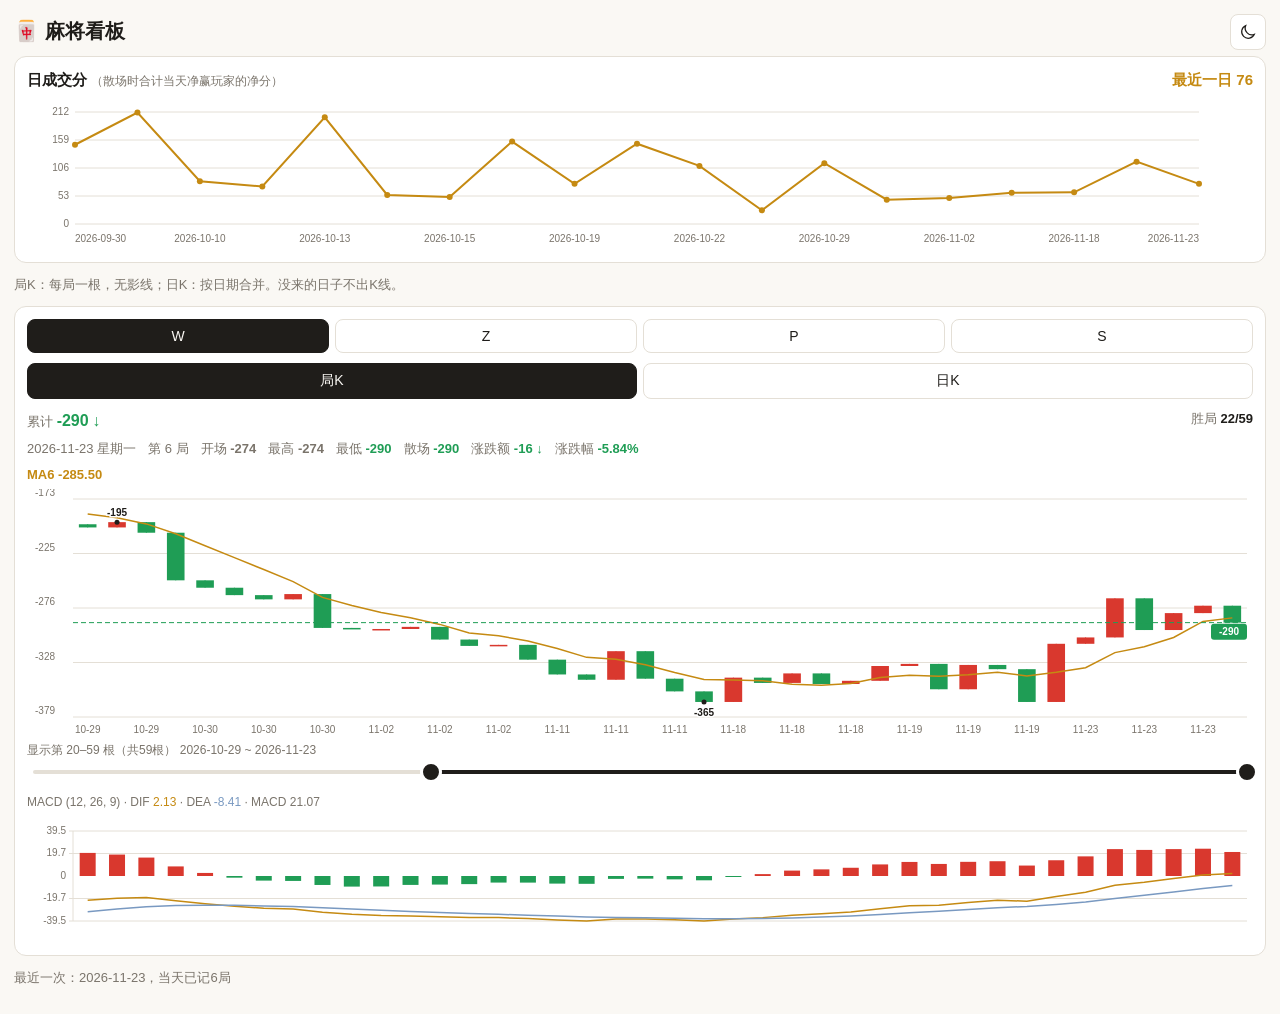
<file: index.html>
<!DOCTYPE html>
<html lang="zh-CN">
<head>
<meta charset="utf-8">
<meta name="viewport" content="width=device-width, initial-scale=1, viewport-fit=cover">
<title>麻将看板</title>
<script>
const systemTheme=matchMedia('(prefers-color-scheme: dark)');
let chosenTheme;
try{chosenTheme=localStorage.getItem('mahjong-theme')}catch{}
if(chosenTheme!=='dark'&&chosenTheme!=='light')chosenTheme=null;
function applyTheme(){
  const theme=chosenTheme||(systemTheme.matches?'dark':'light');
  document.documentElement.dataset.theme=theme;
  const button=document.getElementById('themeToggle');
  if(button){
    const label=theme==='dark'?'切换浅色':'切换深色';
    button.setAttribute('aria-label',label);
    button.title=label;
  }
}
applyTheme();
systemTheme.addEventListener('change',applyTheme);
</script>
<style>
:root{--bg:#faf8f4;--fg:#1f1d1a;--mut:#7a746b;--card:#fff;--line:#e4dfd6;--up:#d9382e;--dn:#1f9d55;--ma:#c58a12;
box-sizing:border-box;padding-top:env(safe-area-inset-top,0px);padding-bottom:env(safe-area-inset-bottom,0px);color-scheme:light}
:root[data-theme="dark"]{--bg:#17160f;--fg:#efeae0;--mut:#9b9486;--card:#221f17;--line:#3a352a;--up:#ef5a50;--dn:#3fc27a;--ma:#e0a93a;color-scheme:dark}
*{box-sizing:border-box}
body{margin:0;background:var(--bg);color:var(--fg);font:15px/1.5 -apple-system,"PingFang SC","Noto Sans SC",sans-serif;padding:14px}
h1{font-size:20px;margin:0 0 2px}
.page-head{display:flex;align-items:center;justify-content:space-between;gap:12px;margin-bottom:6px}
#themeToggle{flex:none;display:grid;place-items:center;width:36px;height:36px;border:1px solid var(--line);border-radius:8px;padding:0;background:var(--card);color:var(--fg);cursor:pointer}
#themeToggle .sun,:root[data-theme="dark"] #themeToggle .moon{display:none}
:root[data-theme="dark"] #themeToggle .sun{display:block}
.sub{color:var(--mut);font-size:13px;margin-bottom:12px}
.card{background:var(--card);border:1px solid var(--line);border-radius:12px;padding:12px;margin-bottom:12px}
.tabs{display:flex;gap:6px;flex-wrap:wrap;margin-bottom:10px}
.tabs button{flex:1;padding:8px 4px;border:1px solid var(--line);background:var(--card);color:var(--fg);border-radius:8px;font-size:14px}
.tabs button.on{background:var(--fg);color:var(--bg);border-color:var(--fg)}
.stats{display:flex;justify-content:space-between;font-size:13px;color:var(--mut);margin-bottom:6px}
.stats b{color:var(--fg)}
.stats .total{font-size:16px;font-variant-numeric:tabular-nums}
.stats .total.red{color:var(--up)}
.stats .total.grn{color:var(--dn)}
.day-summary{display:flex;flex-wrap:wrap;gap:2px 12px;margin-bottom:6px;color:var(--mut);font-size:13px;font-variant-numeric:tabular-nums}
.day-summary span{white-space:nowrap}
.chart{overflow:hidden}
.chart svg{display:block}
svg text{fill:var(--mut);font-size:10px}
.turnover-head{display:flex;align-items:baseline;justify-content:space-between;gap:8px}
.turnover-head h2{margin:0;font-size:15px}
.turnover-note{font-size:12px;font-weight:normal;color:var(--mut)}
#turnoverTotal{color:var(--ma);font-variant-numeric:tabular-nums}
#turnoverChart svg{display:block}
#tip{font-size:13px;color:var(--mut);min-height:40px;margin-top:6px}
.row{display:grid;grid-template-columns:repeat(4,1fr);gap:6px;margin:8px 0}
.row label,.drow label{font-size:12px;color:var(--mut)}
input{width:100%;padding:8px;border:1px solid var(--line);border-radius:8px;background:var(--bg);color:var(--fg);font-size:15px}
.drow{margin-top:8px}
.btns button{width:100%;padding:10px;border-radius:8px;border:1px solid var(--up);background:var(--up);color:#fff;font-size:14px}
.rng{display:flex;align-items:center;gap:10px;font-size:13px;color:var(--mut);margin-bottom:8px}
.rng input{width:auto;flex:1;padding:0;border:0;background:none}
.rng2{margin-bottom:8px}
#rl{font-size:12px;color:var(--mut);margin-top:2px}
.trk{position:relative;height:26px;margin:0 -5px}
.bar{position:absolute;left:11px;right:11px;top:11px;height:4px;border-radius:2px;background:var(--line)}
.fill{position:absolute;top:0;height:4px;background:var(--fg);border-radius:2px}
.trk input{position:absolute;left:0;top:0;width:100%;height:26px;margin:0;padding:0;border:0;background:none;pointer-events:none;-webkit-appearance:none;appearance:none}
.trk input::-webkit-slider-runnable-track{background:transparent;height:26px}
.trk input::-moz-range-track{background:transparent}
.trk input::-webkit-slider-thumb{-webkit-appearance:none;pointer-events:auto;width:22px;height:22px;margin-top:2px;border-radius:50%;background:var(--fg);border:3px solid var(--card)}
.trk input::-moz-range-thumb{pointer-events:auto;width:16px;height:16px;border-radius:50%;background:var(--fg);border:3px solid var(--card)}
#yax text{stroke:var(--card);stroke-width:3px;paint-order:stroke}
.chart{touch-action:pan-y;user-select:none;-webkit-user-select:none;cursor:crosshair}
#pop{pointer-events:none;position:absolute;z-index:5;display:none;width:166px;max-width:calc(100% - 100px);background:var(--bg);color:var(--fg);border:1px solid var(--line);border-radius:8px;box-shadow:0 3px 12px rgba(31,29,26,.08);padding:6px 9px;font-size:13px;user-select:none}
#pop .t{display:flex;justify-content:space-between;align-items:baseline;color:var(--mut);font-size:12px;padding-bottom:4px;margin-bottom:3px;border-bottom:1px solid var(--line)}
#pop .t i{font-style:normal;font-size:12px;color:var(--mut)}
#pop .r{display:flex;justify-content:space-between;line-height:1.65}
#pop .r span{color:var(--mut)}
#pop .r b{font-weight:600;font-variant-numeric:tabular-nums}
#pop .u{color:var(--up)}#pop .d{color:var(--dn)}
.mv{font-size:12px;color:var(--mut);margin:6px 0 2px}
.ma{font-size:13px;color:var(--ma);font-weight:600;margin-bottom:4px;min-height:20px}
.red{color:var(--up)}.grn{color:var(--dn)}
</style>
</head>
<body>
<header class="page-head">
  <h1>🀄 麻将看板</h1>
  <button id="themeToggle" type="button" aria-label="切换深色" title="切换深色">
    <svg class="moon" width="18" height="18" viewBox="0 0 24 24" fill="none" stroke="currentColor" stroke-width="1.6" aria-hidden="true"><path d="M20.5 15a8.8 8.8 0 0 1-11.5-11.5A8.8 8.8 0 1 0 20.5 15Z"/></svg>
    <svg class="sun" width="18" height="18" viewBox="0 0 24 24" fill="none" stroke="currentColor" stroke-width="1.6" stroke-linecap="round" aria-hidden="true"><circle cx="12" cy="12" r="4"/><path d="M12 2v2m0 16v2M2 12h2m16 0h2M5 5l1.4 1.4m11.2 11.2L19 19M5 19l1.4-1.4M17.6 6.4 19 5"/></svg>
  </button>
</header>
<section class="card" aria-labelledby="turnoverTitle">
  <div class="turnover-head"><h2 id="turnoverTitle">日成交分 <span class="turnover-note">（散场时合计当天净赢玩家的净分）</span></h2><strong id="turnoverTotal"></strong></div>
  <div id="turnoverChart"></div>
</section>
<div class="sub">局K：每局一根，无影线；日K：按日期合并。没来的日子不出K线。</div>
<div class="card">
  <div class="tabs" id="tabs"></div>
  <div class="tabs" id="modes"></div>
  
  <div class="stats" id="stats"></div>
  <div class="day-summary" id="daySummary"></div>
  <div class="ma" id="indicatorLabel"></div>
  <div id="wrap" style="position:relative"><svg id="yax" width="100%" height="230" style="position:absolute;left:0;top:0;pointer-events:none"></svg><div class="chart" id="chart"></div><div id="pop"></div></div>
  <div class="rng2"><div id="rl"></div><div class="trk"><div class="bar"><div class="fill" id="fill"></div></div><input type="range" id="r1" min="0" step="1"><input type="range" id="r2" min="0" step="1"></div></div>
  <div id="macd"></div>
</div>
<div class="sub" id="cur"></div>
<script src="./data.js"></script>
<script>
// 指标使用完整历史计算，再截取显示窗口，缩放和平移不会改变结果。
function indicatorSettings(config, mode) {
  const positive=(v,fallback)=>Number.isInteger(v)&&v>0?v:fallback;
  return {ma:positive(config?.ma?.[mode],mode==='day'?5:6),
    fast:positive(config?.macd?.fast,12),slow:positive(config?.macd?.slow,26),
    signal:positive(config?.macd?.signal,9)};
}
function calculateIndicators(candles, config, mode) {
  const p=indicatorSettings(config,mode);
  let fast=0,slow=0,dea=0,sum=0;
  return candles.map((x,i)=>{
    sum+=x.c;if(i>=p.ma)sum-=candles[i-p.ma].c;
    fast=i===0?x.c:fast+2/(p.fast+1)*(x.c-fast);
    slow=i===0?x.c:slow+2/(p.slow+1)*(x.c-slow);
    const dif=fast-slow;dea=i===0?dif:dea+2/(p.signal+1)*(dif-dea);
    return {...x,maPeriod:p.ma,ma:i+1<p.ma?null:sum/p.ma,dif,dea,macd:2*(dif-dea)};
  });
}

const D=window.DATA||{players:[],days:{}};
const names=D.players||[];
let rounds=[];
(function(){
  const days=D.days||{};
  // 兼容未补零的月、日，统一成 YYYY-MM-DD 后再排序。
  const orderedDays=Object.entries(days).map(([date,scores])=>{
    const [year,month,day]=date.split('-');
    return [`${year}-${month.padStart(2,'0')}-${day.padStart(2,'0')}`,scores];
  }).sort(([a],[b])=>a.localeCompare(b));
  orderedDays.forEach(([d,scores])=>scores.forEach((s,i)=>{
    if(s.length!==names.length)console.warn(d+' 第'+(i+1)+'局人数不对',s);
    else if(s.reduce((x,y)=>x+y,0)!==0)console.warn(d+' 第'+(i+1)+'局四家合计不为0',s);
    rounds.push({d,s});
  }));
})();
let sel=Math.max(0,names.indexOf(D.me)),mode='round';
const $=id=>document.getElementById(id);
const dailyNetScores=new Map();
for(const {d,s} of rounds){
  if(!dailyNetScores.has(d))dailyNetScores.set(d,names.map(()=>0));
  const scores=dailyNetScores.get(d);
  s.forEach((score,i)=>{scores[i]+=score});
}
// 每天散场结算，只计当天净赢方的分数。
const dailyTurnover=[...dailyNetScores].map(([date,scores])=>[
  date,scores.reduce((sum,score)=>sum+Math.max(0,score),0)
]);

function drawTurnover(){
  const chart=$('turnoverChart');
  const points=dailyTurnover;
  const latest=points.at(-1);
  $('turnoverTotal').textContent=latest?`最近一日 ${latest[1].toLocaleString('zh-CN')}`:'';
  if(!points.length){chart.textContent='还没有数据';return}
  const width=chart.clientWidth||320,height=158,left=48,right=54,top=20,bottom=132;
  const peak=points.reduce((max,[,score])=>Math.max(max,score),0);
  const max=Math.max(4,Math.ceil(peak/4)*4);
  const x=i=>points.length===1?(left+width-right)/2:left+(width-left-right)*i/(points.length-1);
  const y=score=>bottom-(bottom-top)*score/max;
  let marks='';
  for(let i=0;i<=4;i++){
    const score=max*i/4,yy=y(score);
    marks+=`<line x1="${left}" x2="${width-right}" y1="${yy}" y2="${yy}" stroke="var(--line)"/>
      <text x="${left-6}" y="${yy}" text-anchor="end" dominant-baseline="middle">${score}</text>`;
  }
  const labelStep=Math.max(1,Math.ceil((points.length-1)/Math.max(1,Math.floor((width-left-right)/80))));
  points.forEach(([date],i)=>{
    if(i===points.length-1||(i%labelStep===0&&i+labelStep<=points.length-1)){
      marks+=`<text x="${x(i)}" y="150" text-anchor="${i===0?'start':i===points.length-1?'end':'middle'}">${date}</text>`;
    }
  });
  const line=points.map(([,score],i)=>`${x(i)},${y(score)}`).join(' ');
  const dotRadius=Math.min(3,Math.max(1,(width-left-right)/points.length*.3));
  const dots=points.map(([,score],i)=>`<circle cx="${x(i)}" cy="${y(score)}" r="${dotRadius}" fill="var(--ma)"/>`).join('');
  chart.innerHTML=`<svg width="100%" height="${height}" viewBox="0 0 ${width} ${height}" role="img" aria-label="日成交分，每日散场净赢分合计">
    ${marks}<polyline points="${line}" fill="none" stroke="var(--ma)" stroke-width="2"/>${dots}
    <g class="turnover-cross" pointer-events="none"></g></svg>`;
  const svg=chart.querySelector('svg');
  const cross=svg.querySelector('.turnover-cross');
  svg.addEventListener('pointermove',event=>{
    const bounds=svg.getBoundingClientRect();
    const px=(event.clientX-bounds.left)*width/bounds.width;
    const py=event.clientY-bounds.top;
    if(px<left||px>width-right||py<top||py>bottom){cross.replaceChildren();return}
    const index=Math.round((px-left)/(width-left-right)*(points.length-1));
    const [date,score]=points[index],cx=x(index),cy=y(score);
    const labelX=Math.min(width-118,Math.max(0,cx-59));
    cross.innerHTML=`<path d="M ${cx} ${top} V ${bottom} M ${left} ${cy} H ${width-right}" fill="none" stroke="var(--mut)" stroke-dasharray="4 3"/>
      <rect x="${width-right+3}" y="${cy-9}" width="48" height="18" rx="4" fill="var(--card)" stroke="var(--line)"/>
      <text x="${width-right+27}" y="${cy}" text-anchor="middle" dominant-baseline="middle" style="fill:var(--fg)">${score}</text>
      <rect x="${labelX}" y="137" width="118" height="19" rx="4" fill="var(--card)" stroke="var(--line)"/>
      <text x="${labelX+59}" y="150" text-anchor="middle" style="fill:var(--fg)">${date}</text>`;
  });
  svg.addEventListener('pointerleave',()=>cross.replaceChildren());
}
applyTheme();
$('themeToggle').onclick=()=>{
  chosenTheme=document.documentElement.dataset.theme==='dark'?'light':'dark';
  try{localStorage.setItem('mahjong-theme',chosenTheme)}catch{}
  applyTheme();
};
const fmt=v=>(v>0?'+':'')+v;
const z2=n=>String(n).padStart(2,'0');

function candles(p, candleMode=mode){
  let c=0;const out=[];
  if(candleMode==='round'){
    const cnt={};
    rounds.forEach(x=>{
      const o=c;c+=x.s[p];cnt[x.d]=(cnt[x.d]||0)+1;
      out.push({d:x.d,j:cnt[x.d],o,h:Math.max(o,c),l:Math.min(o,c),c});
    });
    return out;
  }
  const days=[];
  rounds.forEach(x=>{
    let g=days[days.length-1];
    if(!g||g.d!==x.d){g={d:x.d,a:[]};days.push(g)}
    g.a.push(x);
  });
  days.forEach(g=>{
    const o=c;let h=c,l=c;
    let wins=0,losses=0;
    g.a.forEach(x=>{
      const score=x.s[p];
      if(score>0)wins++;
      if(score<0)losses++;
      c+=score;h=Math.max(h,c);l=Math.min(l,c);
    });
    out.push({d:g.d,n:g.a.length,o,h,l,c,wins,losses});
  });
  return out;
}

let cs=[],G={},fullLen=0,curLo=0,curHi=0,selAbs=null,mouse=null,drag=null,moved=false,hoverK=null;
const trendColor=value=>value>0?'red':value<0?'grn':'';
const trendArrow=value=>value>0?'↑':value<0?'↓':'';
const changePercent=(open,change)=>open===0?'--':fmt(+(change/Math.abs(open)*100).toFixed(2))+'%';
const ranges={round:{lo:null,hi:null},day:{lo:null,hi:null}};
$('r1').oninput=()=>{const r=ranges[mode];const lo=Math.max(0,Math.min(+$('r1').value,curHi-1));r.lo=lo;r.hi=curHi>=fullLen-1?null:curHi;draw()};
$('r2').oninput=()=>{const r=ranges[mode];const hi=Math.min(fullLen-1,Math.max(+$('r2').value,curLo+1));r.lo=curLo;r.hi=hi>=fullLen-1?null:hi;draw()};

function draw(){
  $('modes').innerHTML=[['round','局K'],['day','日K']].map(m=>`<button class="${m[0]===mode?'on':''}" data-m="${m[0]}">${m[1]}</button>`).join('');
  $('modes').querySelectorAll('button').forEach(b=>b.onclick=()=>{mode=b.dataset.m;selAbs=null;draw()});
  $('tabs').innerHTML=names.map((n,i)=>`<button class="${i===sel?'on':''}" data-i="${i}">${n}</button>`).join('');
  $('tabs').querySelectorAll('button').forEach(b=>b.onclick=()=>{sel=+b.dataset.i;draw()});
  const daily=candles(sel,'day');
  const latestDay=daily[daily.length-1];
  cs=calculateIndicators(mode==='day'?daily:candles(sel),D.indicators,mode);
  const lastCand=cs[cs.length-1];
  const last=lastCand?.c??0;
  const latestChange=lastCand?lastCand.c-lastCand.o:0;
  const arrow=trendArrow(latestChange);
  const wins=cs.filter(x=>x.c>x.o).length;
  $('stats').innerHTML=`<span>累计 <b class="total ${trendColor(last)}">${fmt(last)}</b>
    ${arrow?`<b class="total ${trendColor(latestChange)}" aria-label="最新K线${latestChange>0?'上涨':'下跌'}">${arrow}</b>`:''}</span>
    <span>${mode==='day'?'胜日':'胜局'} <b>${wins}/${cs.length}</b></span>`;
  updateSummary(mode==='day'?latestDay:lastCand);
  if(rounds.length){
    const ld=rounds[rounds.length-1].d;
    $('cur').textContent=`最近一次：${ld}，当天已记${rounds.filter(x=>x.d===ld).length}局`;
  }else $('cur').textContent='还没有记录';
  $('yax').innerHTML='';$('pop').style.display='none';
  if(!cs.length){$('macd').innerHTML='';$('indicatorLabel').textContent='';$('chart').innerHTML='<div class="sub">还没有数据</div>';return}
  const L=46,R=6,H=250,T=10,B=22;
  const vw=Math.max(200,$('chart').clientWidth||320);
  const len=cs.length,def=mode==='day'?20:40,rr=ranges[mode];
  let hi=rr.hi===null?len-1:Math.min(rr.hi,len-1);
  let lo=rr.lo===null?Math.max(0,hi-def+1):Math.min(rr.lo,hi);
  if(len>1&&hi-lo<1){if(lo>0)lo=hi-1;else hi=lo+1}
  fullLen=len;curLo=lo;curHi=hi;
  $('r1').max=$('r2').max=Math.max(1,len-1);$('r1').value=lo;$('r2').value=hi;
  $('r1').disabled=$('r2').disabled=len<2;
  const dn=Math.max(1,len-1);
  $('fill').style.left=(lo/dn*100)+'%';$('fill').style.width=((hi-lo)/dn*100)+'%';
  $('rl').textContent=`显示第 ${lo+1}–${hi+1} 根（共${len}根） ${cs[lo].d} ~ ${cs[hi].d}`;
  cs=cs.slice(lo,hi+1);
  const step=(vw-L-R)/cs.length,W=vw;
  G={W,H,L,R,T,B,step,lastC:lastCand.c,lastUp:lastCand.c>=lastCand.o};
  $('yax').setAttribute('height',H);
  $('chart').innerHTML=`<svg width="${W}" height="${H}" viewBox="0 0 ${W} ${H}"><g id="plot"></g><g id="cross" pointer-events="none"></g></svg>`;
  render();
  renderMACD();
  updateInfo();
}

function updateSummary(candle){
  const summary=$('daySummary');
  if(!candle){summary.textContent='';return}
  const {d,j,n,o,h,l,c,wins,losses}=candle;
  const change=c-o;
  const arrow=trendArrow(change);
  const value=(text,direction)=>`<b class="${trendColor(direction)}">${text}</b>`;
  const record=mode==='round'?`第 ${j} 局`:
    `${value(wins,wins)}胜 ${value(losses,-losses)}负 ${n-wins-losses}平`;
  const [year,month,day]=d.split('-').map(Number);
  const weekday='日一二三四五六'[new Date(year,month-1,day).getDay()];
  summary.innerHTML=`<span>${d} 星期${weekday}</span><span>${record}</span>
    <span>开场 ${value(o,0)}</span><span>最高 ${value(h,h-o)}</span>
    <span>最低 ${value(l,l-o)}</span><span>散场 ${value(c,change)}</span>
    <span>涨跌额 ${value(fmt(change)+(arrow?' '+arrow:''),change)}</span>
    <span>涨跌幅 ${value(changePercent(o,change),o===0?0:change)}</span>`;
}

function updateInfo(){
  const pop=$('pop');
  const sk=selAbs===null?-1:selAbs-curLo;
  const k=hoverK!==null?hoverK:(sk>=0&&sk<cs.length?sk:-1);
  if(!cs.length||k<0||k>=cs.length){pop.style.display='none';return}
  const x=cs[k],d=x.c-x.o;
  // 以开场分为基准：高于开场分用红色，低于开场分用绿色。
  const cmp=v=>v>x.o?'u':v<x.o?'d':'';
  const row=(a,v,c)=>`<div class="r"><span>${a}</span><b class="${c||''}">${v}</b></div>`;
  const [yy,mm,dd]=x.d.split('-').map(Number);
  const wk='日一二三四五六'[new Date(yy,mm-1,dd).getDay()];
  const pct=changePercent(x.o,d);
  pop.innerHTML=`<div class="t"><span>${yy}/${z2(mm)}/${z2(dd)} 星期${wk}</span><i>${mode==='day'?x.n+'局':'第'+x.j+'局'}</i></div>`
    +row('开场',x.o)
    +row('最高',x.h,cmp(x.h))
    +row('最低',x.l,cmp(x.l))
    +row('散场',x.c,cmp(x.c))
    +row('涨跌额',fmt(d),cmp(x.c))
    +row('涨跌幅',pct,x.o===0?'':cmp(x.c));
  pop.style.display='block';
  // 放在图表的一侧：鼠标（或选中K线）在左半边，弹窗放右边，反之放左边
  const wb=$('wrap').getBoundingClientRect();
  const px=(hoverK!==null&&mouse)?mouse.x-wb.left:G.L+G.step*(k+.5);
  const right=px<G.W/2;
  pop.style.left=right?'auto':'52px';
  pop.style.right=right?'48px':'auto';
  pop.style.top='8px';
}

function render(){
  if(!cs.length||!$('plot'))return;
  const {W,H,L,R,T,B,step}=G;
  const sk=selAbs===null?-1:selAbs-curLo;
  let mn=Math.min(...cs.map(x=>Math.min(x.l,x.ma??x.l))),mx=Math.max(...cs.map(x=>Math.max(x.h,x.ma??x.h)));
  const pad=(mx-mn)*.08||10;mn-=pad;mx+=pad;G.mn=mn;G.mx=mx;
  const y=v=>T+(mx-v)/(mx-mn)*(H-T-B);
  const bw=Math.min(step*.6,28),every=Math.max(1,Math.ceil(40/step));
  let s='',ax='';
  for(let k=0;k<=4;k++){
    const v=mn+(mx-mn)*k/4,yy=y(v);
    if(Math.round(v)!==0)s+=`<line x1="${L}" x2="${W-R}" y1="${yy}" y2="${yy}" stroke="var(--line)"/>`;
    ax+=`<text x="8" y="${yy-3}" text-anchor="start">${Math.round(v)}</text>`;
  }
  cs.forEach((x,k)=>{
    const cx=L+step*(k+.5),col=x.c>=x.o?'var(--up)':'var(--dn)';
    const top=y(Math.max(x.o,x.c)),hh=Math.max(1.5,Math.abs(y(x.o)-y(x.c)));
    s+=`<g data-k="${k}"><rect x="${cx-step/2}" y="${T}" width="${step}" height="${H-T-B}" fill="transparent"/>
    <line x1="${cx}" x2="${cx}" y1="${y(x.h)}" y2="${y(x.l)}" stroke="${col}"/>
    <rect x="${cx-bw/2}" y="${top}" width="${bw}" height="${hh}" fill="${col}"/></g>`;
    if(k%every===0)s+=`<text x="${cx}" y="${H-6}" text-anchor="middle" pointer-events="none">${x.d.slice(5)}</text>`;
  });
  const maPoints=cs.map((x,k)=>x.ma===null?'':`${L+step*(k+.5)},${y(x.ma)}`).filter(Boolean).join(' ');
  s+=`<polyline points="${maPoints}" fill="none" stroke="var(--ma)" stroke-width="1.5" pointer-events="none"/>`;
  let ih=0,il=0;
  cs.forEach((x,k)=>{if(x.h>cs[ih].h)ih=k;if(x.l<cs[il].l)il=k});
  const mark=(k,v,dy)=>{const cx=L+step*(k+.5),an=cx>W-R-10?'end':cx<30?'start':'middle';s+=`<circle cx="${cx}" cy="${y(v)}" r="2.5" fill="var(--fg)" pointer-events="none"/><text x="${cx}" y="${y(v)+dy}" text-anchor="${an}" pointer-events="none" style="fill:var(--fg);font-weight:600;stroke:var(--card);stroke-width:3px;paint-order:stroke">${v}</text>`};
  mark(ih,cs[ih].h,-6);mark(il,cs[il].l,14);
  if(G.lastC>=mn&&G.lastC<=mx){
    const col=G.lastUp?'var(--up)':'var(--dn)',yy=y(G.lastC),tw=36;
    const ty=Math.max(T,Math.min(H-B-16,G.lastUp?yy-17:yy+1));
    s+=`<line x1="${L}" x2="${W-R}" y1="${yy}" y2="${yy}" stroke="${col}" stroke-dasharray="5 3" pointer-events="none"/><rect x="${W-R-tw}" y="${ty}" width="${tw}" height="16" rx="3" fill="${col}" pointer-events="none"/><text x="${W-R-tw/2}" y="${ty+11.5}" text-anchor="middle" pointer-events="none" style="fill:#fff;font-weight:600">${G.lastC}</text>`;
  }
  $('plot').innerHTML=s;
  $('yax').innerHTML=ax;
  drawCross();
}

function renderMACD(){
  const {W,L,R,step}=G,H=124,T=18,B=16;
  const cfg=indicatorSettings(D.indicators,mode),last=cs[cs.length-1];
  $('indicatorLabel').textContent=`MA${cfg.ma} ${last.ma===null?'--':last.ma.toFixed(2)}`;
  const bound=Math.max(1,...cs.flatMap(x=>[Math.abs(x.dif),Math.abs(x.dea),Math.abs(x.macd)]));
  const y=v=>T+(bound-v)/(2*bound)*(H-T-B),zero=y(0);
  let out=`<line x1="${L}" x2="${L}" y1="${T}" y2="${H-B}" stroke="var(--line)"/>`;
  for(const fraction of [1,.5,0,-.5,-1]){
    const value=bound*fraction, yy=y(value);
    const label=Number(value.toPrecision(3));
    if(fraction!==0)out+=`<line x1="${L-4}" x2="${W-R}" y1="${yy}" y2="${yy}" stroke="var(--line)"/>`;
    out+=`<text x="${L-7}" y="${yy}" text-anchor="end" dominant-baseline="middle">${label}</text>`;
  }
  cs.forEach((x,k)=>{
    const v=x.macd;
    if(v===0)return;
    const width=Math.min(step*.55,16);
    out+=`<rect x="${L+step*(k+.5)-width/2}" y="${Math.min(y(v),zero)}" width="${width}" height="${Math.max(1,Math.abs(y(v)-zero))}" fill="${v>0?'var(--up)':'var(--dn)'}"/>`;
  });
  for(const [key,color] of [['dif','var(--ma)'],['dea','#7999c1']])out+=`<polyline points="${cs.map((x,k)=>`${L+step*(k+.5)},${y(x[key])}`).join(' ')}" stroke="${color}" fill="none" stroke-width="1.5"/>`;
  $('macd').innerHTML=`<div class="mv">MACD (${cfg.fast}, ${cfg.slow}, ${cfg.signal}) · DIF <span style="color:var(--ma)">${last.dif.toFixed(2)}</span> · DEA <span style="color:#7999c1">${last.dea.toFixed(2)}</span> · MACD ${last.macd.toFixed(2)}</div><svg width="${W}" height="${H}" role="img" aria-label="MACD指标">${out}</svg>`;
}

// 鼠标悬停十字线：竖线吸附到K线，横线跟随鼠标并显示分数
function drawCross(){
  const c=$('cross');
  if(!c)return;
  c.innerHTML='';hoverK=null;
  if(!mouse||(drag&&moved)||!cs.length)return;
  const {W,H,L,R,T,B,step,mn,mx}=G;
  const b=$('chart').getBoundingClientRect();
  const x=mouse.x-b.left,y=mouse.y-b.top;
  if(x<L||x>W-R||y<T||y>H-B)return;
  const k=Math.max(0,Math.min(cs.length-1,Math.floor((x-L)/step))),cx=L+step*(k+.5);
  hoverK=k;
  const v=Math.round(mx-(y-T)/(H-T-B)*(mx-mn));
  const ln='stroke="var(--mut)" stroke-dasharray="3 3"';
  c.innerHTML=`<line x1="${cx}" x2="${cx}" y1="${T}" y2="${H-B}" ${ln}/><line x1="${L}" x2="${W-R}" y1="${y}" y2="${y}" ${ln}/>`
    +`<rect x="${W-R-36}" y="${y-8}" width="36" height="16" rx="3" fill="var(--fg)"/><text x="${W-R-18}" y="${y+3.5}" text-anchor="middle" style="fill:var(--bg);font-weight:600">${v}</text>`
    +`<rect x="${cx-22}" y="${H-B+1}" width="44" height="14" rx="3" fill="var(--fg)"/><text x="${cx}" y="${H-B+11}" text-anchor="middle" style="fill:var(--bg);font-weight:600">${cs[k].d.slice(5)}</text>`;
}
$('wrap').addEventListener('pointermove',e=>{
  mouse=(e.pointerType==='mouse'&&!e.target.closest('#pop'))?{x:e.clientX,y:e.clientY}:null;
  drawCross();updateInfo();
});
$('wrap').addEventListener('pointerleave',()=>{mouse=null;drawCross();updateInfo()});

// 点击K线：弹窗显示详情（再点同一根或点 × 关闭）
$('wrap').addEventListener('click',e=>{
  if(moved)return;
  if(e.target.closest('.x')){selAbs=null;render();updateInfo();return}
  if(e.target.closest('#pop'))return;
  const g=e.target.closest('g[data-k]');
  if(!g){if(selAbs!==null){selAbs=null;render();updateInfo()}return}
  const abs=curLo+ +g.dataset.k;
  selAbs=selAbs===abs?null:abs;
  render();updateInfo();
});

// 鼠标/手指左右拖动图表，平移显示区间
$('wrap').addEventListener('pointerdown',e=>{
  if(e.button>0||fullLen<2||e.target.closest('#pop'))return;
  drag={x:e.clientX,lo:curLo,hi:curHi};moved=false;
});
window.addEventListener('pointermove',e=>{
  if(!drag)return;
  const dx=e.clientX-drag.x;
  if(!moved&&Math.abs(dx)<5)return;
  moved=true;
  const span=drag.hi-drag.lo;
  const lo=Math.max(0,Math.min(fullLen-1-span,drag.lo-Math.round(dx/G.step)));
  if(lo===curLo)return;
  const r=ranges[mode];r.lo=lo;r.hi=lo+span>=fullLen-1?null:lo+span;
  draw();
});
const endDrag=()=>{drag=null;setTimeout(()=>{moved=false},40)};
window.addEventListener('pointerup',endDrag);
window.addEventListener('pointercancel',endDrag);

// 滚轮缩放：向上滚放大（显示更少），向下滚缩小，以鼠标位置为中心
$('wrap').addEventListener('wheel',e=>{
  if(fullLen<2)return;
  e.preventDefault();
  const span=curHi-curLo+1,rect=$('chart').getBoundingClientRect();
  const frac=Math.min(1,Math.max(0,(e.clientX-rect.left-G.L)/(G.W-G.L-G.R)));
  let ns=Math.round(span*(e.deltaY<0?0.85:1/0.85));
  if(ns===span)ns+=e.deltaY<0?-1:1;
  ns=Math.max(2,Math.min(fullLen,ns));
  const lo=Math.max(0,Math.min(fullLen-ns,Math.round(curLo+frac*span-frac*ns)));
  const hi=lo+ns-1,r=ranges[mode];
  r.lo=lo;r.hi=hi>=fullLen-1?null:hi;
  draw();
},{passive:false});

drawTurnover();
window.addEventListener('resize',drawTurnover);
draw();
</script>
</body>
</html>
</file>
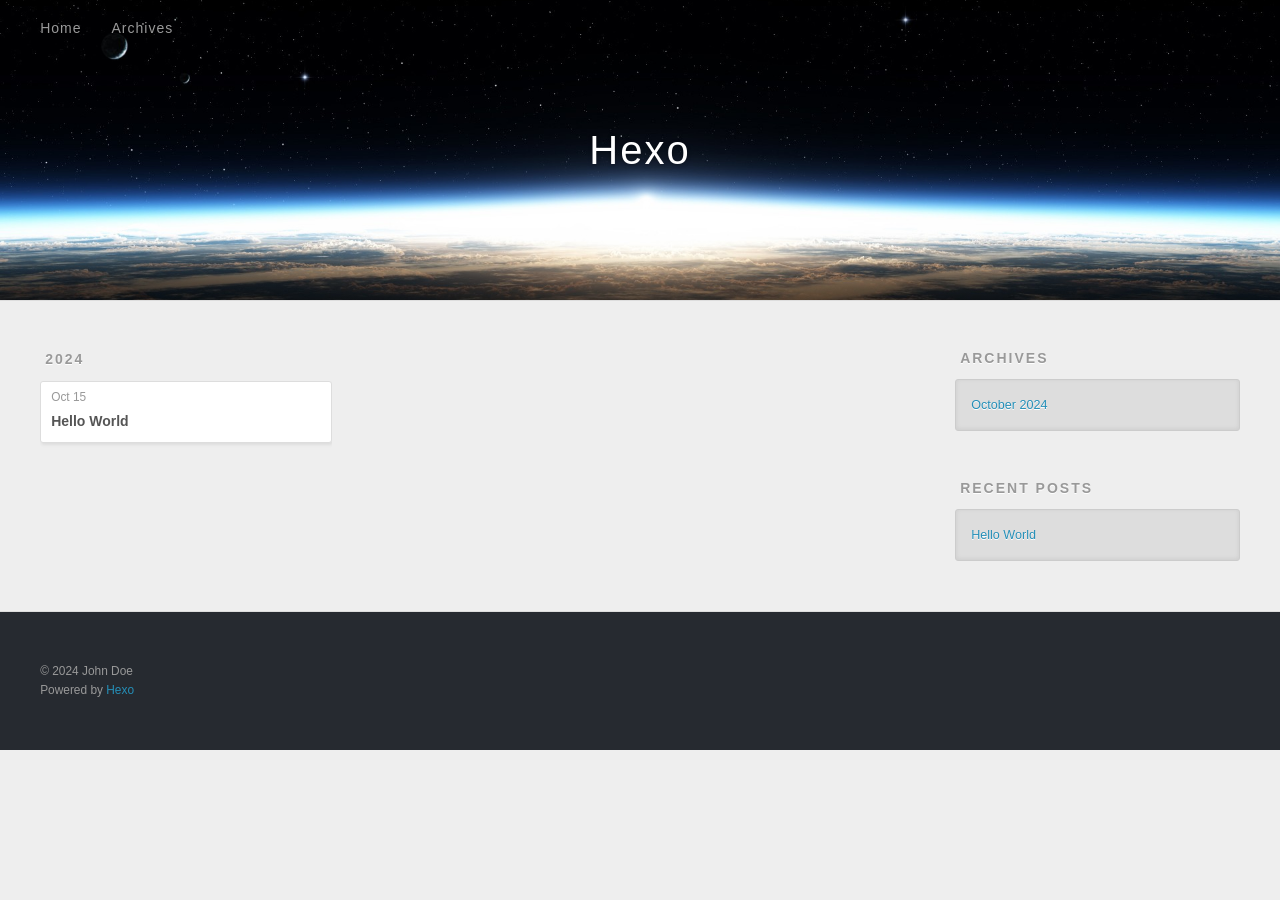
<file: archives/index.html>
<!DOCTYPE html>
<html>
<head>
  <meta charset="utf-8">
  
  
  <title>Archives | Hexo</title>
  <meta name="viewport" content="width=device-width, initial-scale=1, shrink-to-fit=no">
  <meta property="og:type" content="website">
<meta property="og:title" content="Hexo">
<meta property="og:url" content="http://example.com/archives/index.html">
<meta property="og:site_name" content="Hexo">
<meta property="og:locale" content="en_US">
<meta property="article:author" content="John Doe">
<meta name="twitter:card" content="summary">
  
    <link rel="alternate" href="/atom.xml" title="Hexo" type="application/atom+xml">
  
  
    <link rel="shortcut icon" href="/favicon.png">
  
  
  
<link rel="stylesheet" href="/css/style.css">

  
    
<link rel="stylesheet" href="/fancybox/jquery.fancybox.min.css">

  
  
<meta name="generator" content="Hexo 7.3.0"></head>

<body>
  <div id="container">
    <div id="wrap">
      <header id="header">
  <div id="banner"></div>
  <div id="header-outer" class="outer">
    <div id="header-title" class="inner">
      <h1 id="logo-wrap">
        <a href="/" id="logo">Hexo</a>
      </h1>
      
    </div>
    <div id="header-inner" class="inner">
      <nav id="main-nav">
        <a id="main-nav-toggle" class="nav-icon"><span class="fa fa-bars"></span></a>
        
          <a class="main-nav-link" href="/">Home</a>
        
          <a class="main-nav-link" href="/archives">Archives</a>
        
      </nav>
      <nav id="sub-nav">
        
        
          <a class="nav-icon" href="/atom.xml" title="RSS Feed"><span class="fa fa-rss"></span></a>
        
        <a class="nav-icon nav-search-btn" title="Search"><span class="fa fa-search"></span></a>
      </nav>
      <div id="search-form-wrap">
        <form action="//google.com/search" method="get" accept-charset="UTF-8" class="search-form"><input type="search" name="q" class="search-form-input" placeholder="Search"><button type="submit" class="search-form-submit">&#xF002;</button><input type="hidden" name="sitesearch" value="http://example.com"></form>
      </div>
    </div>
  </div>
</header>

      <div class="outer">
        <section id="main">
  
  
    
    
      
      
      <section class="archives-wrap">
        <div class="archive-year-wrap">
          <a href="/archives/2024" class="archive-year">2024</a>
        </div>
        <div class="archives">
    
    <article class="archive-article archive-type-post">
  <div class="archive-article-inner">
    <header class="archive-article-header">
      <a href="/2024/10/15/hello-world/" class="archive-article-date">
  <time class="dt-published" datetime="2024-10-14T16:14:28.234Z" itemprop="datePublished">Oct 15</time>
</a>
      
  
    <h1 itemprop="name">
      <a class="archive-article-title" href="/2024/10/15/hello-world/">Hello World</a>
    </h1>
  

    </header>
  </div>
</article>
  
  
    </div></section>
  


</section>
        
          <aside id="sidebar">
  
    

  
    

  
    
  
    
  <div class="widget-wrap">
    <h3 class="widget-title">Archives</h3>
    <div class="widget">
      <ul class="archive-list"><li class="archive-list-item"><a class="archive-list-link" href="/archives/2024/10/">October 2024</a></li></ul>
    </div>
  </div>


  
    
  <div class="widget-wrap">
    <h3 class="widget-title">Recent Posts</h3>
    <div class="widget">
      <ul>
        
          <li>
            <a href="/2024/10/15/hello-world/">Hello World</a>
          </li>
        
      </ul>
    </div>
  </div>

  
</aside>
        
      </div>
      <footer id="footer">
  
  <div class="outer">
    <div id="footer-info" class="inner">
      
      &copy; 2024 John Doe<br>
      Powered by <a href="https://hexo.io/" target="_blank">Hexo</a>
    </div>
  </div>
</footer>

    </div>
    <nav id="mobile-nav">
  
    <a href="/" class="mobile-nav-link">Home</a>
  
    <a href="/archives" class="mobile-nav-link">Archives</a>
  
</nav>
    


<script src="/js/jquery-3.6.4.min.js"></script>



  
<script src="/fancybox/jquery.fancybox.min.js"></script>




<script src="/js/script.js"></script>





  </div>
</body>
</html>
</file>
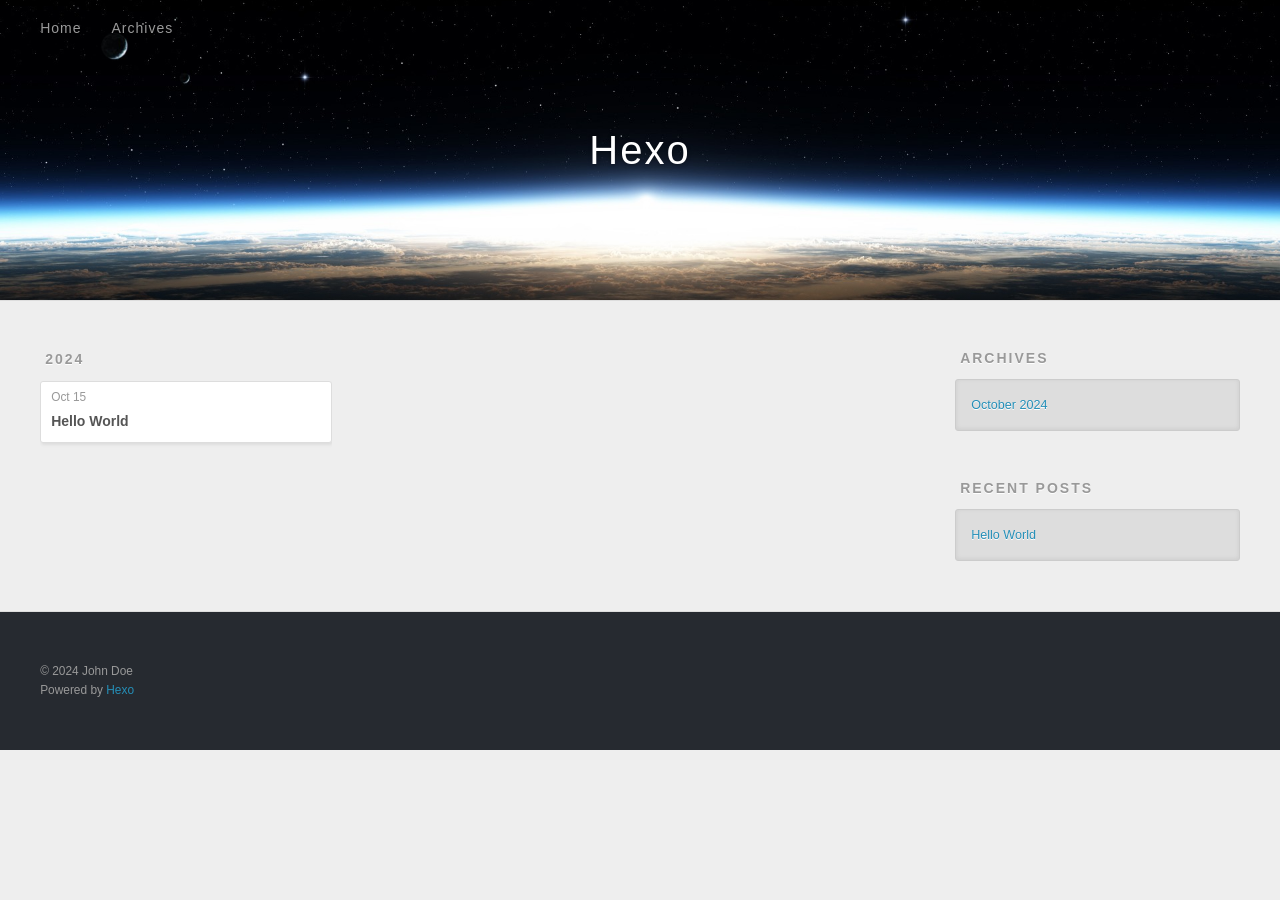
<file: archives/2024/index.html>
<!DOCTYPE html>
<html>
<head>
  <meta charset="utf-8">
  
  
  <title>Archives: 2024 | Hexo</title>
  <meta name="viewport" content="width=device-width, initial-scale=1, shrink-to-fit=no">
  <meta property="og:type" content="website">
<meta property="og:title" content="Hexo">
<meta property="og:url" content="http://example.com/archives/2024/index.html">
<meta property="og:site_name" content="Hexo">
<meta property="og:locale" content="en_US">
<meta property="article:author" content="John Doe">
<meta name="twitter:card" content="summary">
  
    <link rel="alternate" href="/atom.xml" title="Hexo" type="application/atom+xml">
  
  
    <link rel="shortcut icon" href="/favicon.png">
  
  
  
<link rel="stylesheet" href="/css/style.css">

  
    
<link rel="stylesheet" href="/fancybox/jquery.fancybox.min.css">

  
  
<meta name="generator" content="Hexo 7.3.0"></head>

<body>
  <div id="container">
    <div id="wrap">
      <header id="header">
  <div id="banner"></div>
  <div id="header-outer" class="outer">
    <div id="header-title" class="inner">
      <h1 id="logo-wrap">
        <a href="/" id="logo">Hexo</a>
      </h1>
      
    </div>
    <div id="header-inner" class="inner">
      <nav id="main-nav">
        <a id="main-nav-toggle" class="nav-icon"><span class="fa fa-bars"></span></a>
        
          <a class="main-nav-link" href="/">Home</a>
        
          <a class="main-nav-link" href="/archives">Archives</a>
        
      </nav>
      <nav id="sub-nav">
        
        
          <a class="nav-icon" href="/atom.xml" title="RSS Feed"><span class="fa fa-rss"></span></a>
        
        <a class="nav-icon nav-search-btn" title="Search"><span class="fa fa-search"></span></a>
      </nav>
      <div id="search-form-wrap">
        <form action="//google.com/search" method="get" accept-charset="UTF-8" class="search-form"><input type="search" name="q" class="search-form-input" placeholder="Search"><button type="submit" class="search-form-submit">&#xF002;</button><input type="hidden" name="sitesearch" value="http://example.com"></form>
      </div>
    </div>
  </div>
</header>

      <div class="outer">
        <section id="main">
  
  
    
    
      
      
      <section class="archives-wrap">
        <div class="archive-year-wrap">
          <a href="/archives/2024" class="archive-year">2024</a>
        </div>
        <div class="archives">
    
    <article class="archive-article archive-type-post">
  <div class="archive-article-inner">
    <header class="archive-article-header">
      <a href="/2024/10/15/hello-world/" class="archive-article-date">
  <time class="dt-published" datetime="2024-10-14T16:14:28.234Z" itemprop="datePublished">Oct 15</time>
</a>
      
  
    <h1 itemprop="name">
      <a class="archive-article-title" href="/2024/10/15/hello-world/">Hello World</a>
    </h1>
  

    </header>
  </div>
</article>
  
  
    </div></section>
  


</section>
        
          <aside id="sidebar">
  
    

  
    

  
    
  
    
  <div class="widget-wrap">
    <h3 class="widget-title">Archives</h3>
    <div class="widget">
      <ul class="archive-list"><li class="archive-list-item"><a class="archive-list-link" href="/archives/2024/10/">October 2024</a></li></ul>
    </div>
  </div>


  
    
  <div class="widget-wrap">
    <h3 class="widget-title">Recent Posts</h3>
    <div class="widget">
      <ul>
        
          <li>
            <a href="/2024/10/15/hello-world/">Hello World</a>
          </li>
        
      </ul>
    </div>
  </div>

  
</aside>
        
      </div>
      <footer id="footer">
  
  <div class="outer">
    <div id="footer-info" class="inner">
      
      &copy; 2024 John Doe<br>
      Powered by <a href="https://hexo.io/" target="_blank">Hexo</a>
    </div>
  </div>
</footer>

    </div>
    <nav id="mobile-nav">
  
    <a href="/" class="mobile-nav-link">Home</a>
  
    <a href="/archives" class="mobile-nav-link">Archives</a>
  
</nav>
    


<script src="/js/jquery-3.6.4.min.js"></script>



  
<script src="/fancybox/jquery.fancybox.min.js"></script>




<script src="/js/script.js"></script>





  </div>
</body>
</html>
</file>
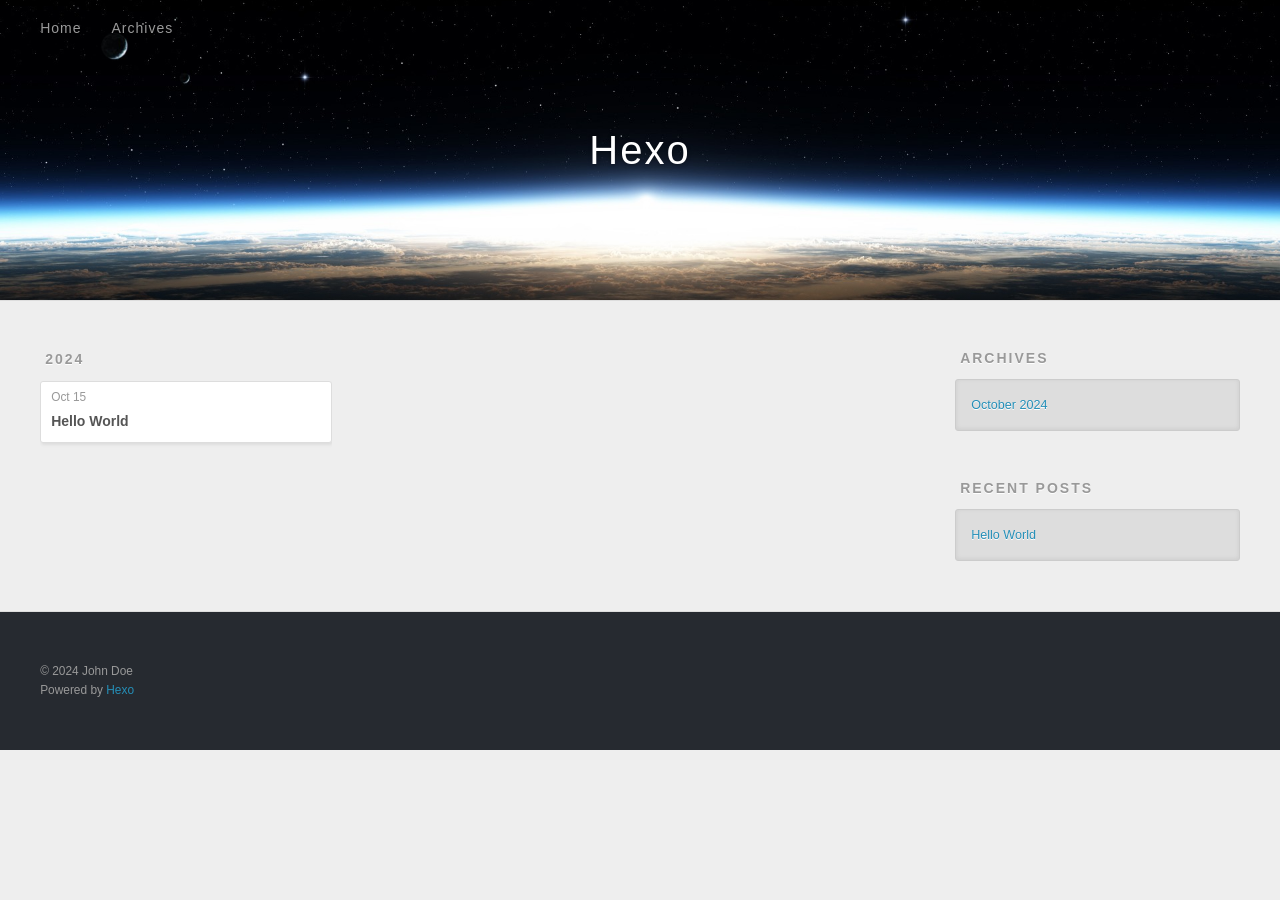
<file: archives/2024/10/index.html>
<!DOCTYPE html>
<html>
<head>
  <meta charset="utf-8">
  
  
  <title>Archives: 2024/10 | Hexo</title>
  <meta name="viewport" content="width=device-width, initial-scale=1, shrink-to-fit=no">
  <meta property="og:type" content="website">
<meta property="og:title" content="Hexo">
<meta property="og:url" content="http://example.com/archives/2024/10/index.html">
<meta property="og:site_name" content="Hexo">
<meta property="og:locale" content="en_US">
<meta property="article:author" content="John Doe">
<meta name="twitter:card" content="summary">
  
    <link rel="alternate" href="/atom.xml" title="Hexo" type="application/atom+xml">
  
  
    <link rel="shortcut icon" href="/favicon.png">
  
  
  
<link rel="stylesheet" href="/css/style.css">

  
    
<link rel="stylesheet" href="/fancybox/jquery.fancybox.min.css">

  
  
<meta name="generator" content="Hexo 7.3.0"></head>

<body>
  <div id="container">
    <div id="wrap">
      <header id="header">
  <div id="banner"></div>
  <div id="header-outer" class="outer">
    <div id="header-title" class="inner">
      <h1 id="logo-wrap">
        <a href="/" id="logo">Hexo</a>
      </h1>
      
    </div>
    <div id="header-inner" class="inner">
      <nav id="main-nav">
        <a id="main-nav-toggle" class="nav-icon"><span class="fa fa-bars"></span></a>
        
          <a class="main-nav-link" href="/">Home</a>
        
          <a class="main-nav-link" href="/archives">Archives</a>
        
      </nav>
      <nav id="sub-nav">
        
        
          <a class="nav-icon" href="/atom.xml" title="RSS Feed"><span class="fa fa-rss"></span></a>
        
        <a class="nav-icon nav-search-btn" title="Search"><span class="fa fa-search"></span></a>
      </nav>
      <div id="search-form-wrap">
        <form action="//google.com/search" method="get" accept-charset="UTF-8" class="search-form"><input type="search" name="q" class="search-form-input" placeholder="Search"><button type="submit" class="search-form-submit">&#xF002;</button><input type="hidden" name="sitesearch" value="http://example.com"></form>
      </div>
    </div>
  </div>
</header>

      <div class="outer">
        <section id="main">
  
  
    
    
      
      
      <section class="archives-wrap">
        <div class="archive-year-wrap">
          <a href="/archives/2024" class="archive-year">2024</a>
        </div>
        <div class="archives">
    
    <article class="archive-article archive-type-post">
  <div class="archive-article-inner">
    <header class="archive-article-header">
      <a href="/2024/10/15/hello-world/" class="archive-article-date">
  <time class="dt-published" datetime="2024-10-14T16:14:28.234Z" itemprop="datePublished">Oct 15</time>
</a>
      
  
    <h1 itemprop="name">
      <a class="archive-article-title" href="/2024/10/15/hello-world/">Hello World</a>
    </h1>
  

    </header>
  </div>
</article>
  
  
    </div></section>
  


</section>
        
          <aside id="sidebar">
  
    

  
    

  
    
  
    
  <div class="widget-wrap">
    <h3 class="widget-title">Archives</h3>
    <div class="widget">
      <ul class="archive-list"><li class="archive-list-item"><a class="archive-list-link" href="/archives/2024/10/">October 2024</a></li></ul>
    </div>
  </div>


  
    
  <div class="widget-wrap">
    <h3 class="widget-title">Recent Posts</h3>
    <div class="widget">
      <ul>
        
          <li>
            <a href="/2024/10/15/hello-world/">Hello World</a>
          </li>
        
      </ul>
    </div>
  </div>

  
</aside>
        
      </div>
      <footer id="footer">
  
  <div class="outer">
    <div id="footer-info" class="inner">
      
      &copy; 2024 John Doe<br>
      Powered by <a href="https://hexo.io/" target="_blank">Hexo</a>
    </div>
  </div>
</footer>

    </div>
    <nav id="mobile-nav">
  
    <a href="/" class="mobile-nav-link">Home</a>
  
    <a href="/archives" class="mobile-nav-link">Archives</a>
  
</nav>
    


<script src="/js/jquery-3.6.4.min.js"></script>



  
<script src="/fancybox/jquery.fancybox.min.js"></script>




<script src="/js/script.js"></script>





  </div>
</body>
</html>
</file>
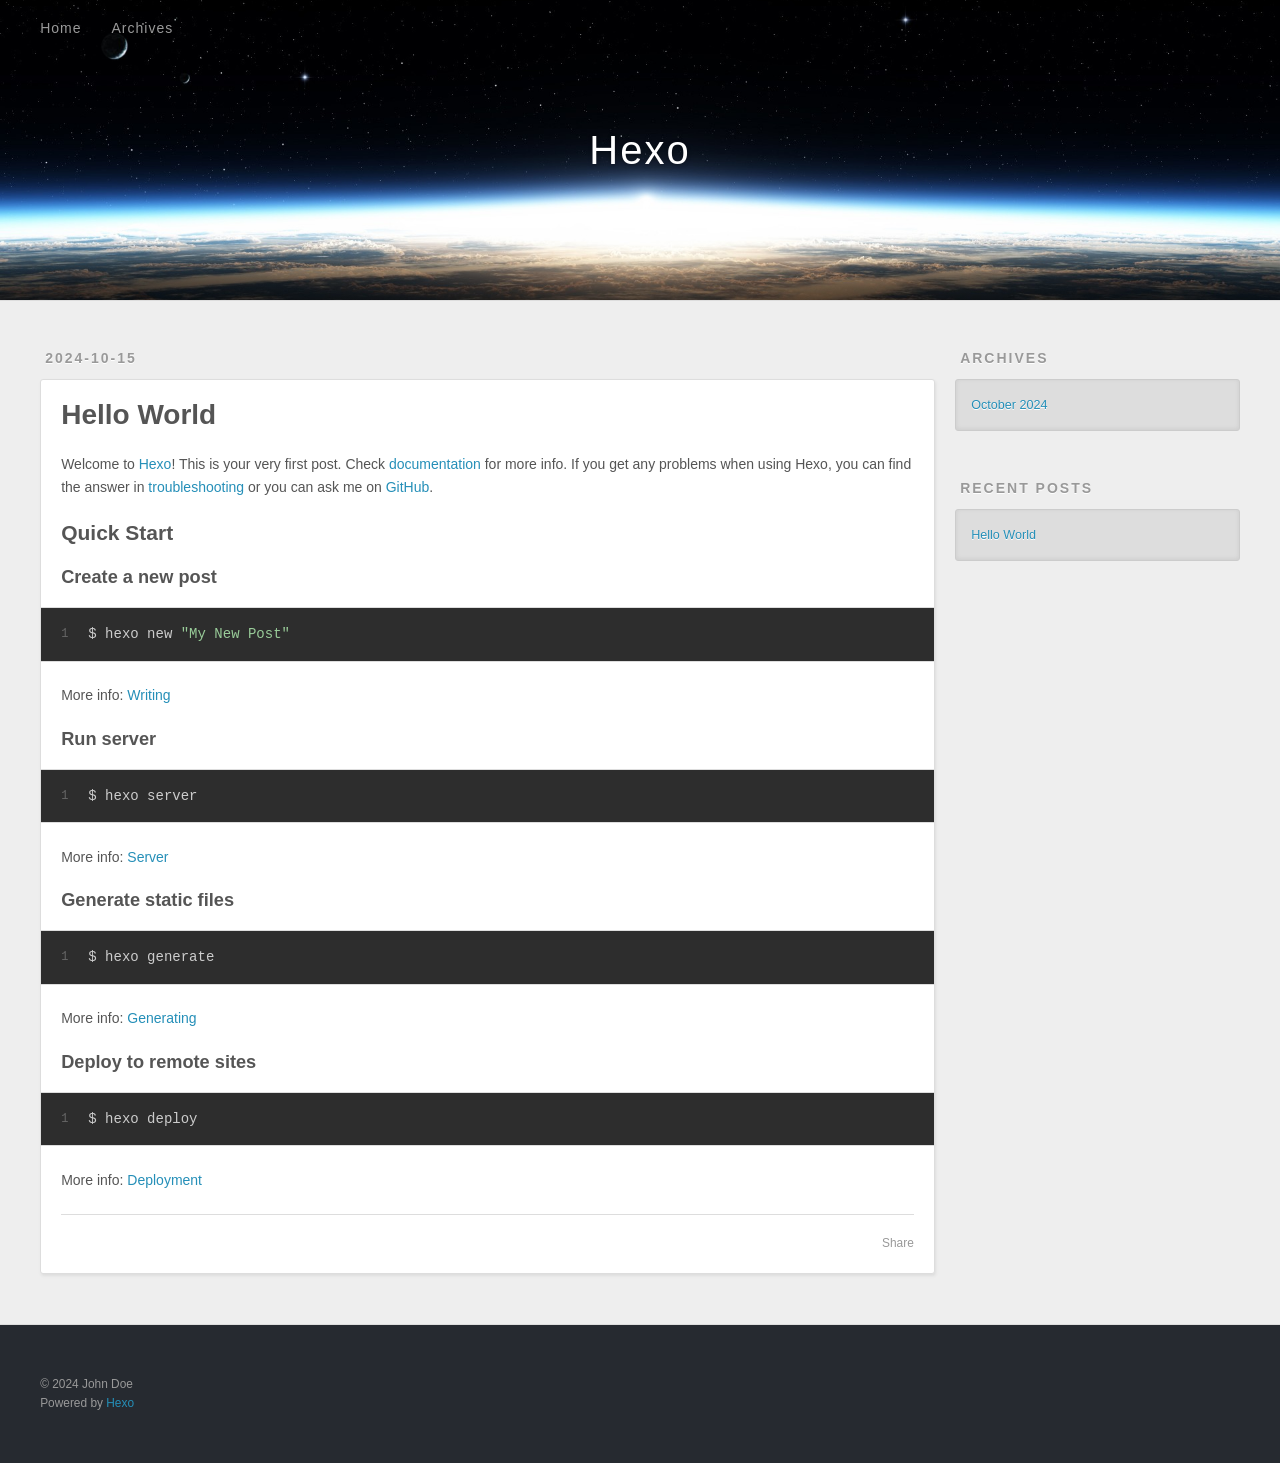
<file: 2024/10/15/hello-world/index.html>
<!DOCTYPE html>
<html>
<head>
  <meta charset="utf-8">
  
  
  <title>Hello World | Hexo</title>
  <meta name="viewport" content="width=device-width, initial-scale=1, shrink-to-fit=no">
  <meta name="description" content="Welcome to Hexo! This is your very first post. Check documentation for more info. If you get any problems when using Hexo, you can find the answer in troubleshooting or you can ask me on GitHub. Quick">
<meta property="og:type" content="article">
<meta property="og:title" content="Hello World">
<meta property="og:url" content="http://example.com/2024/10/15/hello-world/index.html">
<meta property="og:site_name" content="Hexo">
<meta property="og:description" content="Welcome to Hexo! This is your very first post. Check documentation for more info. If you get any problems when using Hexo, you can find the answer in troubleshooting or you can ask me on GitHub. Quick">
<meta property="og:locale" content="en_US">
<meta property="article:published_time" content="2024-10-14T16:14:28.234Z">
<meta property="article:modified_time" content="2024-10-14T16:14:28.234Z">
<meta property="article:author" content="John Doe">
<meta name="twitter:card" content="summary">
  
    <link rel="alternate" href="/atom.xml" title="Hexo" type="application/atom+xml">
  
  
    <link rel="shortcut icon" href="/favicon.png">
  
  
  
<link rel="stylesheet" href="/css/style.css">

  
    
<link rel="stylesheet" href="/fancybox/jquery.fancybox.min.css">

  
  
<meta name="generator" content="Hexo 7.3.0"></head>

<body>
  <div id="container">
    <div id="wrap">
      <header id="header">
  <div id="banner"></div>
  <div id="header-outer" class="outer">
    <div id="header-title" class="inner">
      <h1 id="logo-wrap">
        <a href="/" id="logo">Hexo</a>
      </h1>
      
    </div>
    <div id="header-inner" class="inner">
      <nav id="main-nav">
        <a id="main-nav-toggle" class="nav-icon"><span class="fa fa-bars"></span></a>
        
          <a class="main-nav-link" href="/">Home</a>
        
          <a class="main-nav-link" href="/archives">Archives</a>
        
      </nav>
      <nav id="sub-nav">
        
        
          <a class="nav-icon" href="/atom.xml" title="RSS Feed"><span class="fa fa-rss"></span></a>
        
        <a class="nav-icon nav-search-btn" title="Search"><span class="fa fa-search"></span></a>
      </nav>
      <div id="search-form-wrap">
        <form action="//google.com/search" method="get" accept-charset="UTF-8" class="search-form"><input type="search" name="q" class="search-form-input" placeholder="Search"><button type="submit" class="search-form-submit">&#xF002;</button><input type="hidden" name="sitesearch" value="http://example.com"></form>
      </div>
    </div>
  </div>
</header>

      <div class="outer">
        <section id="main"><article id="post-hello-world" class="h-entry article article-type-post" itemprop="blogPost" itemscope itemtype="https://schema.org/BlogPosting">
  <div class="article-meta">
    <a href="/2024/10/15/hello-world/" class="article-date">
  <time class="dt-published" datetime="2024-10-14T16:14:28.234Z" itemprop="datePublished">2024-10-15</time>
</a>
    
  </div>
  <div class="article-inner">
    
    
      <header class="article-header">
        
  
    <h1 class="p-name article-title" itemprop="headline name">
      Hello World
    </h1>
  

      </header>
    
    <div class="e-content article-entry" itemprop="articleBody">
      
        <p>Welcome to <a target="_blank" rel="noopener" href="https://hexo.io/">Hexo</a>! This is your very first post. Check <a target="_blank" rel="noopener" href="https://hexo.io/docs/">documentation</a> for more info. If you get any problems when using Hexo, you can find the answer in <a target="_blank" rel="noopener" href="https://hexo.io/docs/troubleshooting.html">troubleshooting</a> or you can ask me on <a target="_blank" rel="noopener" href="https://github.com/hexojs/hexo/issues">GitHub</a>.</p>
<h2 id="Quick-Start"><a href="#Quick-Start" class="headerlink" title="Quick Start"></a>Quick Start</h2><h3 id="Create-a-new-post"><a href="#Create-a-new-post" class="headerlink" title="Create a new post"></a>Create a new post</h3><figure class="highlight bash"><table><tr><td class="gutter"><pre><span class="line">1</span><br></pre></td><td class="code"><pre><span class="line">$ hexo new <span class="string">&quot;My New Post&quot;</span></span><br></pre></td></tr></table></figure>

<p>More info: <a target="_blank" rel="noopener" href="https://hexo.io/docs/writing.html">Writing</a></p>
<h3 id="Run-server"><a href="#Run-server" class="headerlink" title="Run server"></a>Run server</h3><figure class="highlight bash"><table><tr><td class="gutter"><pre><span class="line">1</span><br></pre></td><td class="code"><pre><span class="line">$ hexo server</span><br></pre></td></tr></table></figure>

<p>More info: <a target="_blank" rel="noopener" href="https://hexo.io/docs/server.html">Server</a></p>
<h3 id="Generate-static-files"><a href="#Generate-static-files" class="headerlink" title="Generate static files"></a>Generate static files</h3><figure class="highlight bash"><table><tr><td class="gutter"><pre><span class="line">1</span><br></pre></td><td class="code"><pre><span class="line">$ hexo generate</span><br></pre></td></tr></table></figure>

<p>More info: <a target="_blank" rel="noopener" href="https://hexo.io/docs/generating.html">Generating</a></p>
<h3 id="Deploy-to-remote-sites"><a href="#Deploy-to-remote-sites" class="headerlink" title="Deploy to remote sites"></a>Deploy to remote sites</h3><figure class="highlight bash"><table><tr><td class="gutter"><pre><span class="line">1</span><br></pre></td><td class="code"><pre><span class="line">$ hexo deploy</span><br></pre></td></tr></table></figure>

<p>More info: <a target="_blank" rel="noopener" href="https://hexo.io/docs/one-command-deployment.html">Deployment</a></p>

      
    </div>
    <footer class="article-footer">
      <a data-url="http://example.com/2024/10/15/hello-world/" data-id="cm297tfdl00002gu70sk42050" data-title="Hello World" class="article-share-link"><span class="fa fa-share">Share</span></a>
      
      
      
    </footer>
  </div>
  
    
  
</article>


</section>
        
          <aside id="sidebar">
  
    

  
    

  
    
  
    
  <div class="widget-wrap">
    <h3 class="widget-title">Archives</h3>
    <div class="widget">
      <ul class="archive-list"><li class="archive-list-item"><a class="archive-list-link" href="/archives/2024/10/">October 2024</a></li></ul>
    </div>
  </div>


  
    
  <div class="widget-wrap">
    <h3 class="widget-title">Recent Posts</h3>
    <div class="widget">
      <ul>
        
          <li>
            <a href="/2024/10/15/hello-world/">Hello World</a>
          </li>
        
      </ul>
    </div>
  </div>

  
</aside>
        
      </div>
      <footer id="footer">
  
  <div class="outer">
    <div id="footer-info" class="inner">
      
      &copy; 2024 John Doe<br>
      Powered by <a href="https://hexo.io/" target="_blank">Hexo</a>
    </div>
  </div>
</footer>

    </div>
    <nav id="mobile-nav">
  
    <a href="/" class="mobile-nav-link">Home</a>
  
    <a href="/archives" class="mobile-nav-link">Archives</a>
  
</nav>
    


<script src="/js/jquery-3.6.4.min.js"></script>



  
<script src="/fancybox/jquery.fancybox.min.js"></script>




<script src="/js/script.js"></script>





  </div>
</body>
</html>
</file>
<file: css/style.css>
body {
  width: 100%;
}
body:before,
body:after {
  content: "";
  display: table;
}
body:after {
  clear: both;
}
html,
body,
div,
span,
applet,
object,
iframe,
h1,
h2,
h3,
h4,
h5,
h6,
p,
blockquote,
pre,
a,
abbr,
acronym,
address,
big,
cite,
code,
del,
dfn,
em,
img,
ins,
kbd,
q,
s,
samp,
small,
strike,
strong,
sub,
sup,
tt,
var,
dl,
dt,
dd,
ol,
ul,
li,
fieldset,
form,
label,
legend,
table,
caption,
tbody,
tfoot,
thead,
tr,
th,
td {
  margin: 0;
  padding: 0;
  border: 0;
  outline: 0;
  font-weight: inherit;
  font-style: inherit;
  font-family: inherit;
  font-size: 100%;
  vertical-align: baseline;
}
body {
  line-height: 1;
  color: #000;
  background: #fff;
}
ol,
ul {
  list-style: none;
}
table {
  border-collapse: separate;
  border-spacing: 0;
  vertical-align: middle;
}
caption,
th,
td {
  text-align: left;
  font-weight: normal;
  vertical-align: middle;
}
a img {
  border: none;
}
input,
button {
  margin: 0;
  padding: 0;
}
input::-moz-focus-inner,
button::-moz-focus-inner {
  border: 0;
  padding: 0;
}
html,
body,
#container {
  height: 100%;
}
body {
  background: #eee;
  font: 14px -apple-system, BlinkMacSystemFont, "Segoe UI", "Roboto", "Oxygen", "Ubuntu", "Cantarell", "Fira Sans", "Droid Sans", "Helvetica Neue", sans-serif;
  -webkit-text-size-adjust: 100%;
}
.outer {
  max-width: 1220px;
  margin: 0 auto;
  padding: 0 20px;
}
.outer:before,
.outer:after {
  content: "";
  display: table;
}
.outer:after {
  clear: both;
}
.inner {
  display: inline;
  float: left;
  width: 98.33333333333333%;
  margin: 0 0.833333333333333%;
}
.left,
.alignleft {
  float: left;
}
.right,
.alignright {
  float: right;
}
.clear {
  clear: both;
}
#container {
  position: relative;
}
.mobile-nav-on {
  overflow: hidden;
}
#wrap {
  height: 100%;
  width: 100%;
  position: absolute;
  top: 0;
  left: 0;
  -webkit-transition: 0.2s ease-out;
  -moz-transition: 0.2s ease-out;
  -ms-transition: 0.2s ease-out;
  transition: 0.2s ease-out;
  z-index: 1;
  background: #eee;
}
.mobile-nav-on #wrap {
  left: 280px;
}
@media screen and (min-width: 768px) {
  #main {
    display: inline;
    float: left;
    width: 73.33333333333333%;
    margin: 0 0.833333333333333%;
  }
}
.article-date,
.article-category-link,
.archive-year,
.widget-title {
  text-decoration: none;
  text-transform: uppercase;
  letter-spacing: 2px;
  color: #999;
  margin-bottom: 1em;
  margin-left: 5px;
  line-height: 1em;
  text-shadow: 0 1px #fff;
  font-weight: bold;
}
.article-inner,
.archive-article-inner {
  background: #fff;
  -webkit-box-shadow: 1px 2px 3px #ddd;
  box-shadow: 1px 2px 3px #ddd;
  border: 1px solid #ddd;
  border-radius: 3px;
}
.article-entry h1,
.widget h1 {
  font-size: 2em;
}
.article-entry h2,
.widget h2 {
  font-size: 1.5em;
}
.article-entry h3,
.widget h3 {
  font-size: 1.3em;
}
.article-entry h4,
.widget h4 {
  font-size: 1.2em;
}
.article-entry h5,
.widget h5 {
  font-size: 1em;
}
.article-entry h6,
.widget h6 {
  font-size: 1em;
  color: #999;
}
.article-entry hr,
.widget hr {
  border: 1px dashed #ddd;
}
.article-entry strong,
.widget strong {
  font-weight: bold;
}
.article-entry em,
.widget em,
.article-entry cite,
.widget cite {
  font-style: italic;
}
.article-entry sup,
.widget sup,
.article-entry sub,
.widget sub {
  font-size: 0.75em;
  line-height: 0;
  position: relative;
  vertical-align: baseline;
}
.article-entry sup,
.widget sup {
  top: -0.5em;
}
.article-entry sub,
.widget sub {
  bottom: -0.2em;
}
.article-entry small,
.widget small {
  font-size: 0.85em;
}
.article-entry acronym,
.widget acronym,
.article-entry abbr,
.widget abbr {
  border-bottom: 1px dotted;
}
.article-entry ul,
.widget ul,
.article-entry ol,
.widget ol,
.article-entry dl,
.widget dl {
  margin: 0 20px;
  line-height: 1.6em;
}
.article-entry ul ul,
.widget ul ul,
.article-entry ol ul,
.widget ol ul,
.article-entry ul ol,
.widget ul ol,
.article-entry ol ol,
.widget ol ol {
  margin-top: 0;
  margin-bottom: 0;
}
.article-entry ul,
.widget ul {
  list-style: disc;
}
.article-entry ol,
.widget ol {
  list-style: decimal;
}
.article-entry dt,
.widget dt {
  font-weight: bold;
}
#header {
  height: 300px;
  position: relative;
  border-bottom: 1px solid #ddd;
}
#header:before,
#header:after {
  content: "";
  position: absolute;
  left: 0;
  right: 0;
  height: 40px;
}
#header:before {
  top: 0;
  background: -webkit-linear-gradient(rgba(0,0,0,0.2), transparent);
  background: -moz-linear-gradient(rgba(0,0,0,0.2), transparent);
  background: -ms-linear-gradient(rgba(0,0,0,0.2), transparent);
  background: linear-gradient(rgba(0,0,0,0.2), transparent);
}
#header:after {
  bottom: 0;
  background: -webkit-linear-gradient(transparent, rgba(0,0,0,0.2));
  background: -moz-linear-gradient(transparent, rgba(0,0,0,0.2));
  background: -ms-linear-gradient(transparent, rgba(0,0,0,0.2));
  background: linear-gradient(transparent, rgba(0,0,0,0.2));
}
#header-outer {
  height: 100%;
  position: relative;
}
#header-inner {
  position: relative;
  overflow: hidden;
}
#banner {
  position: absolute;
  top: 0;
  left: 0;
  width: 100%;
  height: 100%;
  background: url("images/banner.jpg") center #000;
  background-size: cover;
  z-index: -1;
}
#header-title {
  text-align: center;
  height: 40px;
  position: absolute;
  top: 50%;
  left: 0;
  margin-top: -20px;
}
#logo,
#subtitle {
  text-decoration: none;
  color: #fff;
  font-weight: 300;
  text-shadow: 0 1px 4px rgba(0,0,0,0.3);
}
#logo {
  font-size: 40px;
  line-height: 40px;
  letter-spacing: 2px;
}
#subtitle {
  font-size: 16px;
  line-height: 16px;
  letter-spacing: 1px;
}
#subtitle-wrap {
  margin-top: 16px;
}
#main-nav {
  float: left;
  margin-left: -15px;
}
.nav-icon,
.main-nav-link {
  float: left;
  color: #fff;
  opacity: 0.6;
  text-decoration: none;
  text-shadow: 0 1px rgba(0,0,0,0.2);
  -webkit-transition: opacity 0.2s;
  -moz-transition: opacity 0.2s;
  -ms-transition: opacity 0.2s;
  transition: opacity 0.2s;
  display: block;
  padding: 20px 15px;
}
.nav-icon:hover,
.main-nav-link:hover {
  opacity: 1;
}
.nav-icon {
  text-align: center;
  font-size: 14px;
  width: 14px;
  height: 14px;
  padding: 20px 15px;
  position: relative;
  cursor: pointer;
}
.main-nav-link {
  font-weight: 300;
  letter-spacing: 1px;
}
@media screen and (max-width: 479px) {
  .main-nav-link {
    display: none;
  }
}
#main-nav-toggle {
  display: none;
}
@media screen and (max-width: 479px) {
  #main-nav-toggle {
    display: block;
  }
}
#sub-nav {
  float: right;
  margin-right: -15px;
}
#search-form-wrap {
  position: absolute;
  top: 15px;
  width: 150px;
  height: 30px;
  right: -150px;
  opacity: 0;
  -webkit-transition: 0.2s ease-out;
  -moz-transition: 0.2s ease-out;
  -ms-transition: 0.2s ease-out;
  transition: 0.2s ease-out;
}
#search-form-wrap.on {
  opacity: 1;
  right: 0;
}
@media screen and (max-width: 479px) {
  #search-form-wrap {
    width: 100%;
    right: -100%;
  }
}
.search-form {
  position: absolute;
  top: 0;
  left: 0;
  right: 0;
  background: #fff;
  padding: 5px 15px;
  border-radius: 15px;
  -webkit-box-shadow: 0 0 10px rgba(0,0,0,0.3);
  box-shadow: 0 0 10px rgba(0,0,0,0.3);
}
.search-form-input {
  border: none;
  background: none;
  color: #555;
  width: 100%;
  font: 13px -apple-system, BlinkMacSystemFont, "Segoe UI", "Roboto", "Oxygen", "Ubuntu", "Cantarell", "Fira Sans", "Droid Sans", "Helvetica Neue", sans-serif;
  outline: none;
}
.search-form-input::-webkit-search-results-decoration,
.search-form-input::-webkit-search-cancel-button {
  -webkit-appearance: none;
}
.search-form-submit {
  position: absolute;
  top: 50%;
  right: 10px;
  margin-top: -7px;
  font: 13px ForkAwesome;
  border: none;
  background: none;
  color: #bbb;
  cursor: pointer;
}
.search-form-submit:hover,
.search-form-submit:focus {
  color: #777;
}
.article {
  margin: 50px 0;
}
.article-inner {
  overflow: hidden;
}
.article-meta:before,
.article-meta:after {
  content: "";
  display: table;
}
.article-meta:after {
  clear: both;
}
.article-date {
  float: left;
}
.article-category {
  float: left;
  line-height: 1em;
  color: #ccc;
  text-shadow: 0 1px #fff;
  margin-left: 8px;
}
.article-category:before {
  content: "\2022";
}
.article-category-link {
  margin: 0 12px 1em;
}
.article-header {
  padding: 20px 20px 0;
}
.article-title {
  text-decoration: none;
  font-size: 2em;
  font-weight: bold;
  color: #555;
  line-height: 1.1em;
  -webkit-transition: color 0.2s;
  -moz-transition: color 0.2s;
  -ms-transition: color 0.2s;
  transition: color 0.2s;
}
a.article-title:hover {
  color: #258fb8;
}
.article-entry {
  color: #555;
  padding: 0 20px;
}
.article-entry:before,
.article-entry:after {
  content: "";
  display: table;
}
.article-entry:after {
  clear: both;
}
.article-entry p,
.article-entry table {
  line-height: 1.6em;
  margin: 1.6em 0;
}
.article-entry h1,
.article-entry h2,
.article-entry h3,
.article-entry h4,
.article-entry h5,
.article-entry h6 {
  font-weight: bold;
}
.article-entry h1,
.article-entry h2,
.article-entry h3,
.article-entry h4,
.article-entry h5,
.article-entry h6 {
  line-height: 1.1em;
  margin: 1.1em 0;
}
.article-entry a {
  color: #258fb8;
  text-decoration: none;
}
.article-entry a:hover {
  text-decoration: underline;
}
.article-entry ul,
.article-entry ol,
.article-entry dl {
  margin-top: 1.6em;
  margin-bottom: 1.6em;
}
.article-entry img,
.article-entry video {
  max-width: 100%;
  height: auto;
  display: block;
  margin: auto;
}
.article-entry iframe {
  border: none;
}
.article-entry table {
  width: 100%;
  border-collapse: collapse;
  border-spacing: 0;
}
.article-entry th {
  font-weight: bold;
  border-bottom: 3px solid #ddd;
  padding-bottom: 0.5em;
}
.article-entry td {
  border-bottom: 1px solid #ddd;
  padding: 10px 0;
}
.article-entry blockquote {
  font-family: Georgia, "Times New Roman", serif;
  margin: 1.6em 20px;
  text-align: center;
}
.article-entry blockquote footer {
  font-size: 14px;
  margin: 1.6em 0;
  font-family: -apple-system, BlinkMacSystemFont, "Segoe UI", "Roboto", "Oxygen", "Ubuntu", "Cantarell", "Fira Sans", "Droid Sans", "Helvetica Neue", sans-serif;
}
.article-entry blockquote footer cite:before {
  content: "—";
  padding: 0 0.5em;
}
.article-entry .pullquote {
  text-align: left;
  width: 45%;
  margin: 0;
}
.article-entry .pullquote.left {
  margin-left: 0.5em;
  margin-right: 1em;
}
.article-entry .pullquote.right {
  margin-right: 0.5em;
  margin-left: 1em;
}
.article-entry .caption {
  color: #999;
  display: block;
  font-size: 0.9em;
  margin-top: 0.5em;
  position: relative;
  text-align: center;
}
.article-entry .video-container {
  position: relative;
  padding-top: 56.25%;
  height: 0;
  overflow: hidden;
}
.article-entry .video-container iframe,
.article-entry .video-container object,
.article-entry .video-container embed {
  position: absolute;
  top: 0;
  left: 0;
  width: 100%;
  height: 100%;
  margin-top: 0;
}
.article-more-link a {
  display: inline-block;
  line-height: 1em;
  padding: 6px 15px;
  border-radius: 15px;
  background: #eee;
  color: #999;
  text-shadow: 0 1px #fff;
  text-decoration: none;
}
.article-more-link a:hover {
  background: #258fb8;
  color: #fff;
  text-decoration: none;
  text-shadow: 0 1px #1e7293;
}
.article-footer {
  font-size: 0.85em;
  line-height: 1.6em;
  border-top: 1px solid #ddd;
  padding-top: 1.6em;
  margin: 0 20px 20px;
}
.article-footer:before,
.article-footer:after {
  content: "";
  display: table;
}
.article-footer:after {
  clear: both;
}
.article-footer a {
  color: #999;
  text-decoration: none;
}
.article-footer a:hover {
  color: #555;
}
.article-tag-list-item {
  float: left;
  margin-right: 10px;
}
.article-tag-list-link:before {
  content: "#";
}
.article-comment-link {
  float: right;
}
.article-comment-link:before {
  padding-right: 8px;
}
.article-share-link {
  cursor: pointer;
  float: right;
  margin-left: 20px;
}
.article-share-link:before {
  padding-right: 6px;
}
#article-nav {
  position: relative;
}
#article-nav:before,
#article-nav:after {
  content: "";
  display: table;
}
#article-nav:after {
  clear: both;
}
@media screen and (min-width: 768px) {
  #article-nav {
    margin: 50px 0;
  }
  #article-nav:before {
    width: 8px;
    height: 8px;
    position: absolute;
    top: 50%;
    left: 50%;
    margin-top: -4px;
    margin-left: -4px;
    content: "";
    border-radius: 50%;
    background: #ddd;
    -webkit-box-shadow: 0 1px 2px #fff;
    box-shadow: 0 1px 2px #fff;
  }
}
.article-nav-link-wrap {
  text-decoration: none;
  text-shadow: 0 1px #fff;
  color: #999;
  -webkit-box-sizing: border-box;
  -moz-box-sizing: border-box;
  box-sizing: border-box;
  margin-top: 50px;
  text-align: center;
  display: block;
}
.article-nav-link-wrap:hover {
  color: #555;
}
@media screen and (min-width: 768px) {
  .article-nav-link-wrap {
    width: 50%;
    margin-top: 0;
  }
}
@media screen and (min-width: 768px) {
  #article-nav-newer {
    float: left;
    text-align: right;
    padding-right: 20px;
  }
}
@media screen and (min-width: 768px) {
  #article-nav-older {
    float: right;
    text-align: left;
    padding-left: 20px;
  }
}
.article-nav-caption {
  text-transform: uppercase;
  letter-spacing: 2px;
  color: #ddd;
  line-height: 1em;
  font-weight: bold;
}
#article-nav-newer .article-nav-caption {
  margin-right: -2px;
}
.article-nav-title {
  font-size: 0.85em;
  line-height: 1.6em;
  margin-top: 0.5em;
}
.article-share-box {
  position: absolute;
  display: none;
  background: #fff;
  -webkit-box-shadow: 1px 2px 10px rgba(0,0,0,0.2);
  box-shadow: 1px 2px 10px rgba(0,0,0,0.2);
  border-radius: 3px;
  margin-left: -145px;
  overflow: hidden;
  z-index: 1;
}
.article-share-box.on {
  display: block;
}
.article-share-input {
  width: 100%;
  background: none;
  -webkit-box-sizing: border-box;
  -moz-box-sizing: border-box;
  box-sizing: border-box;
  font: 14px -apple-system, BlinkMacSystemFont, "Segoe UI", "Roboto", "Oxygen", "Ubuntu", "Cantarell", "Fira Sans", "Droid Sans", "Helvetica Neue", sans-serif;
  padding: 0 15px;
  color: #555;
  outline: none;
  border: 1px solid #ddd;
  border-radius: 3px 3px 0 0;
  height: 36px;
  line-height: 36px;
}
.article-share-links {
  background: #eee;
}
.article-share-links:before,
.article-share-links:after {
  content: "";
  display: table;
}
.article-share-links:after {
  clear: both;
}
.article-share-twitter,
.article-share-facebook,
.article-share-pinterest,
.article-share-linkedin {
  width: 50px;
  height: 36px;
  display: block;
  float: left;
  position: relative;
  color: #999;
  text-shadow: 0 1px #fff;
}
.article-share-twitter:before,
.article-share-facebook:before,
.article-share-pinterest:before,
.article-share-linkedin:before {
  font-size: 20px;
  width: 20px;
  height: 20px;
  position: absolute;
  top: 50%;
  left: 50%;
  margin-top: -10px;
  margin-left: -10px;
  text-align: center;
}
.article-share-twitter:hover,
.article-share-facebook:hover,
.article-share-pinterest:hover,
.article-share-linkedin:hover {
  color: #fff;
}
.article-share-twitter:hover {
  background: #00aced;
  text-shadow: 0 1px #008abe;
}
.article-share-facebook:hover {
  background: #3b5998;
  text-shadow: 0 1px #2f477a;
}
.article-share-pinterest:hover {
  background: #cb2027;
  text-shadow: 0 1px #a21a1f;
}
.article-share-linkedin:hover {
  background: #0077b5;
  text-shadow: 0 1px #005f91;
}
.article-gallery {
  background: #000;
  position: relative;
}
.article-gallery-photos {
  position: relative;
  overflow: hidden;
}
.article-gallery-img {
  display: none;
  max-width: 100%;
}
.article-gallery-img:first-child {
  display: block;
}
.article-gallery-img.loaded {
  position: absolute;
  display: block;
}
.article-gallery-img img {
  display: block;
  max-width: 100%;
  margin: 0 auto;
}
#comments {
  background: #fff;
  -webkit-box-shadow: 1px 2px 3px #ddd;
  box-shadow: 1px 2px 3px #ddd;
  padding: 20px;
  border: 1px solid #ddd;
  border-radius: 3px;
  margin: 50px 0;
}
#comments a {
  color: #258fb8;
}
.archives-wrap {
  margin: 50px 0;
}
.archives:before,
.archives:after {
  content: "";
  display: table;
}
.archives:after {
  clear: both;
}
.archive-year-wrap {
  margin-bottom: 1em;
}
.archives {
  -webkit-column-gap: 10px;
  -moz-column-gap: 10px;
  column-gap: 10px;
}
@media screen and (min-width: 480px) and (max-width: 767px) {
  .archives {
    -webkit-column-count: 2;
    -moz-column-count: 2;
    column-count: 2;
  }
}
@media screen and (min-width: 768px) {
  .archives {
    -webkit-column-count: 3;
    -moz-column-count: 3;
    column-count: 3;
  }
}
.archive-article {
  -webkit-column-break-inside: avoid;
  page-break-inside: avoid;
  overflow: hidden;
  break-inside: avoid-column;
}
.archive-article-inner {
  padding: 10px;
  margin-bottom: 15px;
}
.archive-article-title {
  text-decoration: none;
  font-weight: bold;
  color: #555;
  -webkit-transition: color 0.2s;
  -moz-transition: color 0.2s;
  -ms-transition: color 0.2s;
  transition: color 0.2s;
  line-height: 1.6em;
}
.archive-article-title:hover {
  color: #258fb8;
}
.archive-article-footer {
  margin-top: 1em;
}
.archive-article-date {
  color: #999;
  text-decoration: none;
  font-size: 0.85em;
  line-height: 1em;
  margin-bottom: 0.5em;
  display: block;
}
#page-nav {
  margin: 50px auto;
  background: #fff;
  -webkit-box-shadow: 1px 2px 3px #ddd;
  box-shadow: 1px 2px 3px #ddd;
  border: 1px solid #ddd;
  border-radius: 3px;
  text-align: center;
  color: #999;
  overflow: hidden;
}
#page-nav:before,
#page-nav:after {
  content: "";
  display: table;
}
#page-nav:after {
  clear: both;
}
#page-nav a,
#page-nav span {
  padding: 10px 20px;
  line-height: 1;
  height: 2ex;
}
#page-nav a {
  color: #999;
  text-decoration: none;
}
#page-nav a:hover {
  background: #999;
  color: #fff;
}
#page-nav .prev {
  float: left;
}
#page-nav .next {
  float: right;
}
#page-nav .page-number {
  display: inline-block;
}
@media screen and (max-width: 479px) {
  #page-nav .page-number {
    display: none;
  }
}
#page-nav .current {
  color: #555;
  font-weight: bold;
}
#page-nav .space {
  color: #ddd;
}
#footer {
  background: #262a30;
  padding: 50px 0;
  border-top: 1px solid #ddd;
  color: #999;
}
#footer a {
  color: #258fb8;
  text-decoration: none;
}
#footer a:hover {
  text-decoration: underline;
}
#footer-info {
  line-height: 1.6em;
  font-size: 0.85em;
}
.article-entry pre,
.article-entry .highlight {
  background: #2d2d2d;
  margin: 0 -20px;
  padding: 15px 20px;
  border-style: solid;
  border-color: #ddd;
  border-width: 1px 0;
  overflow: auto;
  color: #ccc;
  line-height: 22.400000000000002px;
}
.article-entry .highlight .gutter pre,
.article-entry .gist .gist-file .gist-data .line-numbers {
  color: #666;
  font-size: 0.85em;
}
.article-entry pre,
.article-entry code {
  font-family: "Source Code Pro", Consolas, Monaco, Menlo, Consolas, monospace;
}
.article-entry code {
  background: #eee;
  text-shadow: 0 1px #fff;
  padding: 0 0.3em;
}
.article-entry pre code {
  background: none;
  text-shadow: none;
  padding: 0;
}
.article-entry .highlight pre {
  border: none;
  margin: 0;
  padding: 0;
}
.article-entry .highlight table {
  margin: 0;
  width: auto;
}
.article-entry .highlight td {
  border: none;
  padding: 0;
}
.article-entry .highlight figcaption {
  font-size: 0.85em;
  color: #999;
  line-height: 1em;
  margin-bottom: 1em;
}
.article-entry .highlight figcaption:before,
.article-entry .highlight figcaption:after {
  content: "";
  display: table;
}
.article-entry .highlight figcaption:after {
  clear: both;
}
.article-entry .highlight figcaption a {
  float: right;
}
.article-entry .highlight .gutter {
  -moz-user-select: none;
  -ms-user-select: none;
  -webkit-user-select: none;
  -webkit-user-select: none;
  -moz-user-select: none;
  -ms-user-select: none;
  user-select: none;
}
.article-entry .highlight .gutter pre {
  text-align: right;
  padding-right: 20px;
}
.article-entry .highlight .line {
  height: 22.400000000000002px;
}
.article-entry .highlight .line.marked {
  background: #515151;
}
.article-entry .gist {
  margin: 0 -20px;
  border-style: solid;
  border-color: #ddd;
  border-width: 1px 0;
  background: #2d2d2d;
  padding: 15px 20px 15px 0;
}
.article-entry .gist .gist-file {
  border: none;
  font-family: "Source Code Pro", Consolas, Monaco, Menlo, Consolas, monospace;
  margin: 0;
}
.article-entry .gist .gist-file .gist-data {
  background: none;
  border: none;
}
.article-entry .gist .gist-file .gist-data .line-numbers {
  background: none;
  border: none;
  padding: 0 20px 0 0;
}
.article-entry .gist .gist-file .gist-data .line-data {
  padding: 0 !important;
}
.article-entry .gist .gist-file .highlight {
  margin: 0;
  padding: 0;
  border: none;
}
.article-entry .gist .gist-file .gist-meta {
  background: #2d2d2d;
  color: #999;
  font: 0.85em -apple-system, BlinkMacSystemFont, "Segoe UI", "Roboto", "Oxygen", "Ubuntu", "Cantarell", "Fira Sans", "Droid Sans", "Helvetica Neue", sans-serif;
  text-shadow: 0 0;
  padding: 0;
  margin-top: 1em;
  margin-left: 20px;
}
.article-entry .gist .gist-file .gist-meta a {
  color: #258fb8;
  font-weight: normal;
}
.article-entry .gist .gist-file .gist-meta a:hover {
  text-decoration: underline;
}
pre .comment,
pre .title {
  color: #999;
}
pre .variable,
pre .attribute,
pre .tag,
pre .regexp,
pre .ruby .constant,
pre .xml .tag .title,
pre .xml .pi,
pre .xml .doctype,
pre .html .doctype,
pre .css .id,
pre .css .class,
pre .css .pseudo {
  color: #f2777a;
}
pre .number,
pre .preprocessor,
pre .built_in,
pre .literal,
pre .params,
pre .constant {
  color: #f99157;
}
pre .class,
pre .ruby .class .title,
pre .css .rules .attribute {
  color: #9c9;
}
pre .string,
pre .value,
pre .inheritance,
pre .header,
pre .ruby .symbol,
pre .xml .cdata {
  color: #9c9;
}
pre .css .hexcolor {
  color: #6cc;
}
pre .function,
pre .python .decorator,
pre .python .title,
pre .ruby .function .title,
pre .ruby .title .keyword,
pre .perl .sub,
pre .javascript .title,
pre .coffeescript .title {
  color: #69c;
}
pre .keyword,
pre .javascript .function {
  color: #c9c;
}
@media screen and (max-width: 479px) {
  #mobile-nav {
    position: absolute;
    top: 0;
    left: 0;
    width: 280px;
    height: 100%;
    background: #191919;
    border-right: 1px solid #fff;
  }
}
@media screen and (max-width: 479px) {
  .mobile-nav-link {
    display: block;
    color: #999;
    text-decoration: none;
    padding: 15px 20px;
    font-weight: bold;
  }
  .mobile-nav-link:hover {
    color: #fff;
  }
}
@media screen and (min-width: 768px) {
  #sidebar {
    display: inline;
    float: left;
    width: 23.333333333333332%;
    margin: 0 0.833333333333333%;
  }
}
.widget-wrap {
  margin: 50px 0;
}
.widget {
  color: #777;
  text-shadow: 0 1px #fff;
  background: #ddd;
  -webkit-box-shadow: 0 -1px 4px #ccc inset;
  box-shadow: 0 -1px 4px #ccc inset;
  border: 1px solid #ccc;
  padding: 15px;
  border-radius: 3px;
}
.widget a {
  color: #258fb8;
  text-decoration: none;
}
.widget a:hover {
  text-decoration: underline;
}
.widget ul ul,
.widget ol ul,
.widget dl ul,
.widget ul ol,
.widget ol ol,
.widget dl ol,
.widget ul dl,
.widget ol dl,
.widget dl dl {
  margin-left: 15px;
  list-style: disc;
}
.widget {
  line-height: 1.6em;
  word-wrap: break-word;
  font-size: 0.9em;
}
.widget ul,
.widget ol {
  list-style: none;
  margin: 0;
}
.widget ul ul,
.widget ol ul,
.widget ul ol,
.widget ol ol {
  margin: 0 20px;
}
.widget ul ul,
.widget ol ul {
  list-style: disc;
}
.widget ul ol,
.widget ol ol {
  list-style: decimal;
}
.category-list-count,
.tag-list-count,
.archive-list-count {
  padding-left: 5px;
  color: #999;
  font-size: 0.85em;
}
.category-list-count:before,
.tag-list-count:before,
.archive-list-count:before {
  content: "(";
}
.category-list-count:after,
.tag-list-count:after,
.archive-list-count:after {
  content: ")";
}
.tagcloud a {
  margin-right: 5px;
  display: inline-block;
}
</file>
